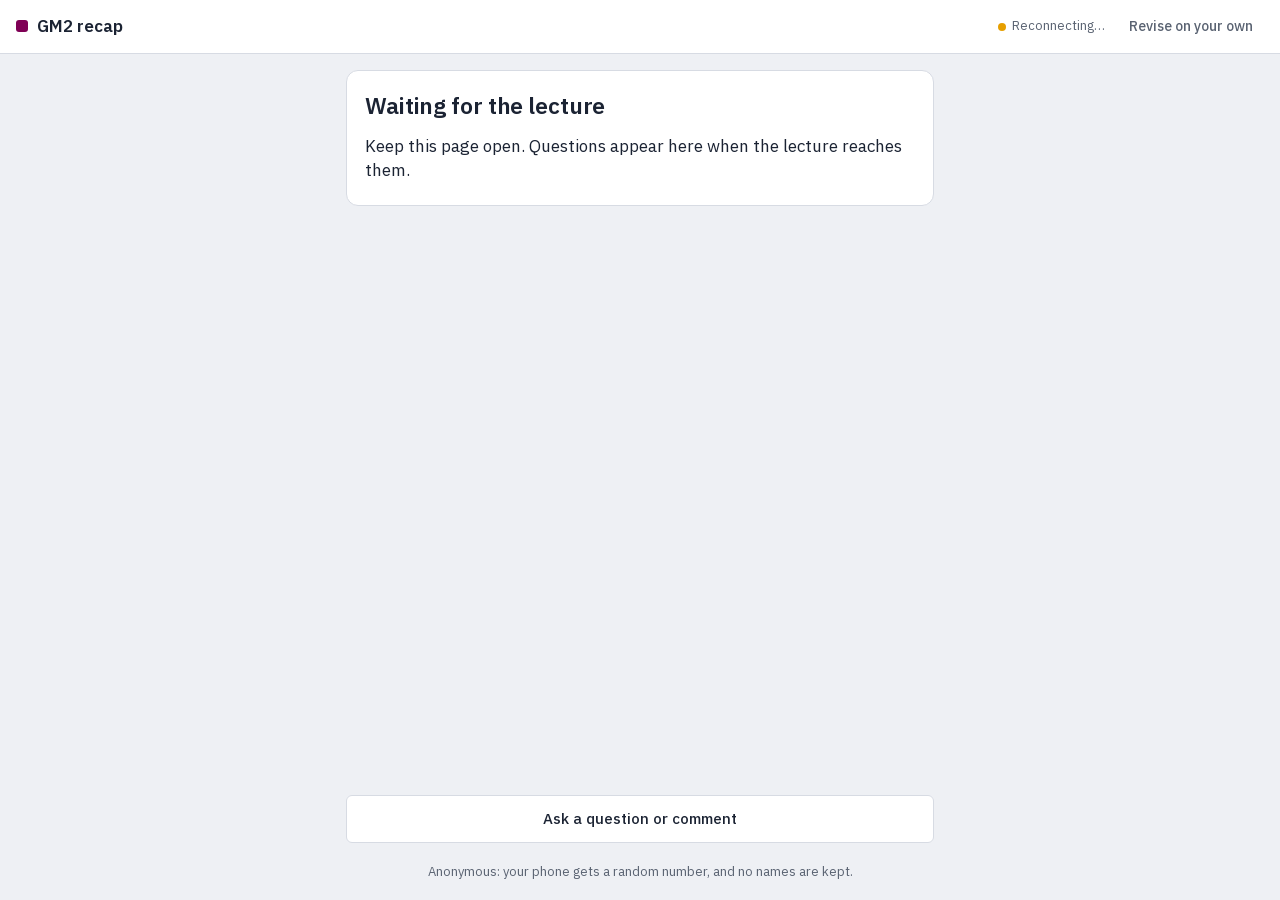
<file: index.html>
<!doctype html>
<html lang="en-GB">
<head>
  <meta charset="utf-8">
  <meta name="viewport" content="width=device-width, initial-scale=1, viewport-fit=cover">
  <meta name="theme-color" content="#7F0055">
  <meta name="description" content="Vote on the questions of the GM2 recap lecture, and revise them afterwards.">
  <title>GM2 recap</title>
  <link rel="preload" href="fonts/RecapSans-Regular.woff2" as="font" type="font/woff2" crossorigin>
  <link rel="stylesheet" href="css/base.css">
  <link rel="stylesheet" href="css/student.css">
  <link rel="icon" href="data:image/svg+xml,%3Csvg xmlns='http://www.w3.org/2000/svg' viewBox='0 0 16 16'%3E%3Crect width='16' height='16' rx='3' fill='%237F0055'/%3E%3C/svg%3E">
</head>
<body class="student">
  <header class="bar">
    <a class="brand" href="./">GM2 recap</a>
    <span id="net" class="net" role="status">Connecting…</span>
    <button id="mode-btn" type="button" class="btn btn-small btn-quiet">Revise on your own</button>
  </header>
  <main id="main" aria-live="polite">
    <article class="panel"><h1>Loading…</h1></article>
  </main>
  <section id="composer" class="composer" aria-label="Comments"></section>
  <footer class="foot">Anonymous: your phone gets a random number, and no names are kept.</footer>
  <noscript><p class="foot">This page needs JavaScript to show the questions.</p></noscript>
  <script type="module" src="js/student.js"></script>
</body>
</html>
</file>
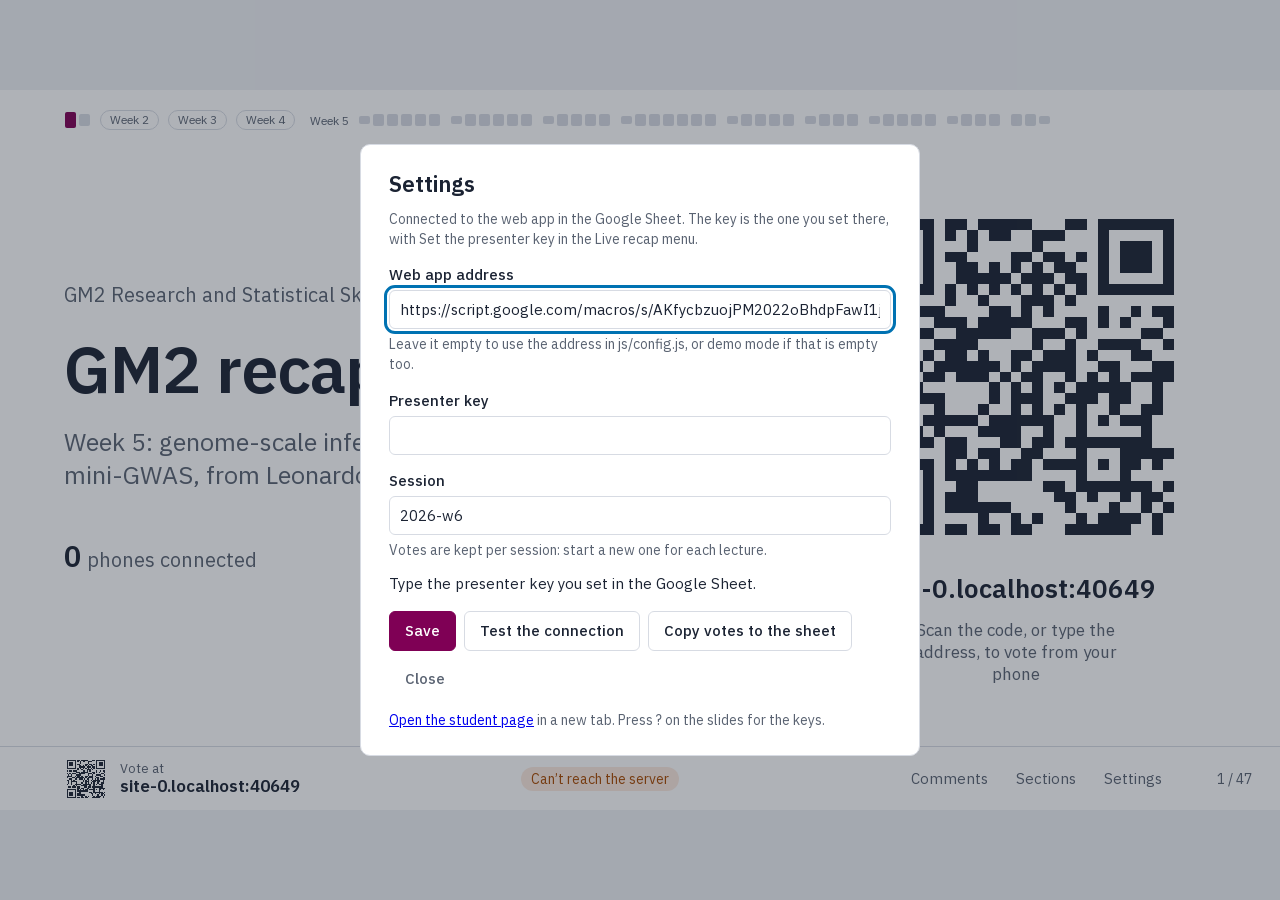
<file: present.html>
<!doctype html>
<html lang="en-GB">
<head>
  <meta charset="utf-8">
  <meta name="viewport" content="width=device-width, initial-scale=1">
  <meta name="robots" content="noindex">
  <title>GM2 recap: presenter</title>
  <link rel="preload" href="fonts/RecapSans-Regular.woff2" as="font" type="font/woff2" crossorigin>
  <link rel="preload" href="fonts/RecapSans-SemiBold.woff2" as="font" type="font/woff2" crossorigin>
  <link rel="stylesheet" href="css/base.css">
  <link rel="stylesheet" href="css/present.css">
  <link rel="icon" href="data:image/svg+xml,%3Csvg xmlns='http://www.w3.org/2000/svg' viewBox='0 0 16 16'%3E%3Crect width='16' height='16' rx='3' fill='%237F0055'/%3E%3C/svg%3E">
</head>
<body class="presenter">
  <div id="stage">
    <nav id="rail" aria-label="Sections and slides"></nav>
    <header id="head"><span id="sec"></span><span id="week"></span></header>
    <main id="slide"></main>
    <footer id="foot">
      <div id="joinhint"></div>
      <div id="qinfo" aria-live="polite"></div>
      <div id="tools"></div>
    </footer>
    <section id="menu" class="overlay" aria-label="Sections" hidden></section>
    <aside id="drawer" class="overlay" aria-label="Comments" hidden></aside>
    <section id="qrbig" class="overlay" aria-label="QR code" hidden></section>
    <section id="help" class="overlay" aria-label="Keys" hidden></section>
  </div>
  <dialog id="settings" aria-label="Settings"></dialog>
  <noscript><p>This page needs JavaScript.</p></noscript>
  <script type="module" src="js/present.js"></script>
</body>
</html>
</file>
<file: css/base.css>
/* Shared by the presenter's page and the phones: fonts, colours, controls, graphs, results. */

@font-face { font-family: 'Recap Sans'; src: url('../fonts/RecapSans-Regular.woff2') format('woff2'); font-weight: 400; font-style: normal; font-display: swap; }
@font-face { font-family: 'Recap Sans'; src: url('../fonts/RecapSans-Italic.woff2') format('woff2'); font-weight: 400; font-style: italic; font-display: swap; }
@font-face { font-family: 'Recap Sans'; src: url('../fonts/RecapSans-Medium.woff2') format('woff2'); font-weight: 500; font-style: normal; font-display: swap; }
@font-face { font-family: 'Recap Sans'; src: url('../fonts/RecapSans-SemiBold.woff2') format('woff2'); font-weight: 600; font-style: normal; font-display: swap; }
@font-face { font-family: 'Recap Mono'; src: url('../fonts/RecapMono-Regular.woff2') format('woff2'); font-weight: 400; font-style: normal; font-display: swap; }

:root {
  /* Okabe–Ito colours for data (safe for colour-blind readers), plum for the course */
  --plum: #7F0055;
  --plum-ink: #7F0055;
  --plum-tint: #F2E3EC;
  --ink: #1B2333;
  --muted: #5A6372;
  --hair: #D7DBE3;
  --paper: #FFFFFF;
  --surround: #EEF0F4;
  --blue: #0072B2;
  --orange: #E69F00;
  --orange-ink: #8F5F00;
  --green: #009E73;
  --green-ink: #00775A;
  --green-tint: #DDF2EA;
  --red: #D55E00;
  --red-ink: #A84A00;
  --focus: #0072B2;
  --sans: 'Recap Sans', 'IBM Plex Sans', system-ui, -apple-system, 'Segoe UI', sans-serif;
  --mono: 'Recap Mono', 'IBM Plex Mono', ui-monospace, 'SFMono-Regular', Menlo, Consolas, monospace;
  color-scheme: light;
}

*, *::before, *::after { box-sizing: border-box; }
html { -webkit-text-size-adjust: 100%; text-size-adjust: 100%; }
body {
  margin: 0;
  font-family: var(--sans);
  color: var(--ink);
  background: var(--surround);
  font-variant-numeric: lining-nums;
  -webkit-font-smoothing: antialiased;
}
h1, h2, h3, p, ol, ul, dl, figure, blockquote { margin: 0; }
button, input, select, textarea { font: inherit; color: inherit; }
code { font-family: var(--mono); font-size: 0.92em; letter-spacing: -0.01em; }
b, strong { font-weight: 600; }
sub, sup { font-size: 0.72em; line-height: 0; }
[hidden] { display: none !important; }
.sr-only { position: absolute; width: 1px; height: 1px; overflow: hidden; clip: rect(0 0 0 0); white-space: nowrap; }

:focus-visible { outline: 3px solid var(--focus); outline-offset: 2px; }

/* ------------------------------------------------------------------ buttons and controls */

.btn {
  display: inline-flex; align-items: center; justify-content: center; gap: 0.4em;
  min-height: 40px; padding: 0.45em 1em;
  border: 1px solid var(--hair); border-radius: 6px;
  background: var(--paper); color: var(--ink);
  font-weight: 500; font-size: 15px; line-height: 1.2; cursor: pointer;
}
.btn:hover { border-color: var(--muted); }
.btn:disabled { opacity: 0.45; cursor: default; }
.btn-primary { background: var(--plum); border-color: var(--plum); color: #fff; }
.btn-primary:hover { background: #66004A; border-color: #66004A; }
.btn-quiet { border-color: transparent; background: transparent; color: var(--muted); }
.btn-quiet:hover { color: var(--ink); border-color: var(--hair); }
.btn-small { min-height: 32px; padding: 0.3em 0.75em; font-size: 14px; }

.demo-controls { display: flex; flex-wrap: wrap; gap: 10px 22px; align-items: center; }
.ctl { display: flex; align-items: center; gap: 10px; font-size: 14px; }
.ctl label, .ctl-label { color: var(--muted); white-space: nowrap; }
.ctl output { min-width: 4.2em; font-weight: 600; font-variant-numeric: tabular-nums; }
.ctl input[type='range'] { width: 150px; accent-color: var(--plum); }
.ctl.actions, .ctl.presets { gap: 8px; flex-wrap: wrap; }
.seg { display: inline-flex; border: 1px solid var(--hair); border-radius: 6px; overflow: hidden; }
.seg-btn {
  border: 0; border-left: 1px solid var(--hair); background: var(--paper);
  padding: 0.38em 0.75em; font-size: 14px; color: var(--ink); cursor: pointer; min-height: 32px;
}
.seg-btn:first-child { border-left: 0; }
.seg-btn[aria-pressed='true'] { background: var(--plum); color: #fff; }
.seg-btn:focus-visible { outline-offset: -3px; }

.readout { display: flex; flex-wrap: wrap; gap: 6px 26px; font-size: 14px; }
.readout dt { color: var(--muted); }
.readout dd { margin: 0; font-size: 18px; font-weight: 500; font-variant-numeric: tabular-nums; }
.readout .hl-green dd { color: var(--green-ink); }
.readout .hl-red dd { color: var(--red-ink); }
.demo-note { font-size: 13px; color: var(--muted); }
.demo-key { display: flex; flex-wrap: wrap; gap: 4px 18px; font-size: 14px; color: var(--muted); }
.demo-key span { display: inline-flex; align-items: center; gap: 6px; }
.demo-key i { display: inline-block; width: 11px; height: 11px; border-radius: 50%; }
.k-blue { background: var(--blue); }
.k-orange { background: var(--orange); }
.k-green { background: var(--green); }
table.coded { border-collapse: collapse; font-size: 15px; font-variant-numeric: tabular-nums; align-self: flex-start; }
table.coded th, table.coded td { padding: 4px 16px; border-bottom: 1px solid var(--hair); text-align: center; }
table.coded th[scope='row'] { text-align: left; font-weight: 500; color: var(--muted); padding-left: 0; }
table.coded thead th { font-weight: 600; }
pre.r-out {
  margin: 0; padding: 10px 12px; border-radius: 6px; background: var(--surround);
  font-family: var(--mono); font-size: 13px; line-height: 1.45; white-space: pre; overflow-x: auto;
}
.report { font-size: 18px; line-height: 1.6; }
.rp { border-radius: 3px; transition: background-color 250ms; }
.rp.lit { background: var(--plum-tint); box-shadow: 0 0 0 3px var(--plum-tint); }
.report-parts { display: flex; flex-wrap: wrap; gap: 6px; }
.report-parts .seg-btn { border: 1px solid var(--hair); border-radius: 6px; }
@media (prefers-reduced-motion: reduce) { .rp { transition: none; } }

/* ------------------------------------------------------------------ graphs */

.demo { display: flex; flex-direction: column; gap: 12px; }
.chart { display: block; width: 100%; height: auto; overflow: visible; font-family: var(--sans); }
.chart text { font-family: var(--sans); }
.chart .tick { font-size: 14px; fill: var(--muted); font-variant-numeric: tabular-nums; }
.chart .axis-label { font-size: 14px; fill: var(--muted); }
.chart .lbl { font-size: 16px; fill: var(--ink); }
.chart .lbl-strong { font-size: 16px; font-weight: 600; fill: var(--ink); }
.chart .big { font-size: 34px; font-weight: 600; }
.chart .halo { paint-order: stroke; stroke: var(--paper); stroke-width: 5px; stroke-linejoin: round; }
.chart .c-plum { fill: var(--plum-ink); }
.chart .c-blue { fill: var(--blue); }
.chart .c-orange { fill: var(--orange-ink); }
.chart .c-green { fill: var(--green-ink); }
.chart .c-red { fill: var(--red-ink); }
.chart .c-muted { fill: var(--muted); }
.chart .c-paper { fill: #fff; }
.f-none { fill: none; }
.f-surround { fill: var(--surround); }
.f-ink { fill: var(--ink); } .f-muted { fill: var(--muted); } .f-hair { fill: var(--hair); } .f-paper { fill: var(--paper); }
.f-plum { fill: var(--plum); } .f-blue { fill: var(--blue); } .f-orange { fill: var(--orange); }
.f-green { fill: var(--green); } .f-red { fill: var(--red); }
.s-ink { stroke: var(--ink); } .s-muted { stroke: var(--muted); } .s-hair { stroke: var(--hair); }
.s-plum { stroke: var(--plum); } .s-blue { stroke: var(--blue); } .s-orange { stroke: var(--orange); }
.s-green { stroke: var(--green); } .s-red { stroke: var(--red); }
.chart line, .chart path { vector-effect: non-scaling-stroke; }
.chart .axis line { stroke-width: 1; }

.demo-pair { display: grid; grid-template-columns: minmax(0, 1fr) minmax(0, 1fr); gap: 18px; align-items: center; }
table.counts { border-collapse: collapse; font-size: 15px; font-variant-numeric: tabular-nums; width: 100%; }
table.counts th, table.counts td { padding: 7px 8px; text-align: right; border-bottom: 1px solid var(--hair); }
table.counts th { font-weight: 500; color: var(--muted); }
table.counts th[scope='row'] { text-align: left; color: var(--ink); }
table.counts .obs { font-weight: 600; font-size: 18px; }
table.counts .exp { display: block; font-size: 13px; color: var(--muted); }
table.counts tr.tot td, table.counts td.tot { color: var(--muted); }

table.chooser { border-collapse: collapse; width: 100%; font-size: 15px; }
table.chooser th { text-align: left; font-weight: 500; color: var(--muted); padding: 6px 10px; border-bottom: 1px solid var(--hair); }
table.chooser td { padding: 9px 10px; border-bottom: 1px solid var(--hair); }
table.chooser tr.on td { background: var(--plum-tint); font-weight: 600; }
table.chooser tr.on td:last-child { color: var(--plum-ink); }
.chooser-q { flex-direction: column; align-items: flex-start; gap: 10px; }
.chooser-q .ctl { flex-wrap: wrap; }
.chooser-q .ctl-label { min-width: 8.5em; }
.chooser-advice { font-size: 16px; line-height: 1.45; border-left: 3px solid var(--plum); padding-left: 12px; }

/* ------------------------------------------------------------------ answers: rows with bars behind them */

.opts { list-style: none; padding: 0; display: flex; flex-direction: column; gap: 10px; }
.opt {
  position: relative; isolation: isolate; overflow: hidden;
  display: grid; grid-template-columns: auto minmax(0, 1fr) auto; align-items: center; gap: 16px;
  width: 100%; padding: 12px 18px 12px 12px;
  border: 1px solid var(--hair); border-radius: 8px; background: var(--paper);
  text-align: left; line-height: 1.3;
}
.opt-bar {
  position: absolute; z-index: -1; left: 0; top: 0; bottom: 0;
  width: calc(var(--share, 0) * 100%);
  background: var(--plum-tint);
  transition: width 700ms cubic-bezier(.2, .7, .2, 1);
}
.opt-before { display: none; }
.opts.compare .opt-bar { top: 50%; background: #E4BED5; }
.opts.compare .opt-before { display: block; top: 0; bottom: 50%; background: var(--hair); }
.opt-key {
  display: grid; place-items: center; width: 2em; height: 2em; border-radius: 6px;
  background: var(--surround); font-weight: 600;
}
.opt-text { min-width: 0; }
.opt-n { display: flex; align-items: baseline; gap: 10px; font-variant-numeric: tabular-nums; white-space: nowrap; }
.opt-n .cnt, .opt-n .was, .opt-n .to { color: var(--muted); font-size: 0.8em; }
.opts.show-answer .opt { opacity: 0.5; }
.opts.show-answer .opt.correct { opacity: 1; border-color: var(--green); box-shadow: inset 0 0 0 1px var(--green); }
.opts.show-answer .opt.correct .opt-bar { background: var(--green-tint); }
/* the right answer: its letter becomes a tick, drawn rather than typed (✓ looks like √ in some fonts) */
.opts.show-answer .opt.correct .opt-key { position: relative; background: var(--green); color: transparent; }
.opts.show-answer .opt.correct .opt-key::after {
  content: ''; position: absolute; left: 50%; top: 45%;
  width: 0.36em; height: 0.72em; border: solid #fff; border-width: 0 0.15em 0.15em 0;
  transform: translate(-50%, -50%) rotate(45deg);
}
.compare-key { display: flex; align-items: center; gap: 8px; color: var(--muted); font-size: 15px; margin-top: 4px; }
.compare-key i { display: inline-block; width: 22px; height: 10px; border-radius: 2px; margin-left: 10px; }
.compare-key .k-before { background: var(--hair); margin-left: 0; }
.compare-key .k-now { background: #E4BED5; }

.q-explain { border-left: 4px solid var(--green); padding: 4px 0 4px 16px; line-height: 1.45; }

.numplot .lbl, .numplot .lbl-strong { font-size: 20px; }
.numplot .tick, .numplot .axis-label { font-size: 17px; }

.wall { column-width: 330px; column-gap: 16px; }
.note {
  break-inside: avoid; position: relative; margin: 0 0 16px;
  background: var(--paper); border: 1px solid var(--hair); border-left: 4px solid var(--plum); border-radius: 6px;
  padding: 12px 40px 12px 14px; line-height: 1.4;
}
.note blockquote { margin: 0; overflow-wrap: anywhere; }
.note-hide {
  position: absolute; top: 6px; right: 6px; width: 28px; height: 28px; border: 0; border-radius: 4px;
  background: transparent; color: var(--muted); cursor: pointer; font-size: 18px; line-height: 1;
}
.note-hide:hover { background: var(--surround); color: var(--ink); }
.wall-empty { color: var(--muted); }

#toasts { position: fixed; z-index: 50; left: 50%; bottom: 24px; transform: translateX(-50%); display: flex; flex-direction: column; gap: 8px; align-items: center; pointer-events: none; }
.toast { background: var(--ink); color: #fff; padding: 10px 16px; border-radius: 6px; font-size: 15px; }

@media (prefers-reduced-motion: reduce) {
  .opt-bar { transition: none; }
}

/* ------------------------------------------------------------------ the trains exercise */

.k-red { background: var(--red); }
.demo-key i.bar { width: 4px; height: 15px; border-radius: 0; background: var(--plum); }
.demo-key i.dash { width: 0; height: 15px; border-radius: 0; background: none; border-left: 2px dashed var(--ink); }
.train-body { fill: var(--plum); }
.train-nose { fill: #F0E442; }
.train-win { fill: #FFFFFF; opacity: 0.92; }
.train-wheel { fill: var(--ink); }
.chart .track { fill: none; stroke: var(--hair); stroke-width: 6; stroke-linecap: round; stroke-linejoin: round; }
.chart .track.on { stroke: var(--plum); }
.chart .track.dim { stroke: var(--surround); }
.chart .station { fill: var(--paper); stroke: var(--ink); stroke-width: 2.5; }
.chart .station.terminus { stroke: var(--plum); stroke-width: 3; }
.chart .sleeper { stroke: var(--muted); stroke-width: 2; }
.chart .mono { font-family: var(--mono); }
.chart .tick.small, #stage .chart .tick.small { font-size: 12px; }
.test-map .terminus-btn { cursor: pointer; }
.test-map .terminus-btn .hit { fill: transparent; }
.test-map .terminus-btn:hover .hit, .test-map .terminus-btn:focus-visible .hit { fill: var(--plum-tint); }
.test-map .terminus-btn:focus { outline: none; }
.test-map .terminus-btn.on .lbl-strong { fill: var(--plum-ink); }
.test-map .terminus-btn.on .station { fill: var(--plum); }
.board .board-bg { fill: var(--ink); }
.board .board-head { font-family: var(--mono); font-size: 18px; fill: var(--orange); }
.board .board-col { font-family: var(--mono); font-size: 13px; fill: #9AA3B2; }
.board .board-txt { font-family: var(--mono); font-size: 16px; fill: var(--orange); }
.board .board-txt.late { fill: #FFFFFF; }
.board .flip { animation: flip 600ms ease-out; }
@keyframes flip { from { opacity: 0; } }
.table-box { display: flex; flex-direction: column; gap: 4px; }
.table-box .expected { color: var(--muted); font-size: 0.88em; }
pre.r-code {
  margin: 0; padding: 12px 14px; border-radius: 8px; background: var(--ink); color: #F5F6F8;
  font-family: var(--mono); font-size: 14px; line-height: 1.55; white-space: pre; overflow-x: auto;
}
pre.r-code .prompt { color: #9AA3B2; user-select: none; -webkit-user-select: none; }
.code-box { display: flex; flex-direction: column; gap: 8px; align-items: flex-start; }
.code-box pre.r-code { align-self: stretch; }
@media (prefers-reduced-motion: reduce) { .board .flip { animation: none; } }

/* ------------------------------------------------------------------ week 5 */

.k-plum { background: var(--plum); }
.k-ink { background: var(--ink); }
.k-hair { background: var(--hair); }
table.coded.compact { font-size: 14px; }
table.coded.compact th, table.coded.compact td { padding: 3px 5px; text-align: right; }
table.coded.compact td.hit { color: var(--plum-ink); font-weight: 600; }
.chart circle[role='button'], .chart rect[role='button'] { cursor: pointer; }
.chart circle[role='button']:focus, .chart rect[role='button']:focus { outline: none; stroke: var(--ink); stroke-width: 2.5; }
.demo-gwasWriteup .report { font-size: 0.92em; }
</file>
<file: css/student.css>
/* The phones' page. */

body.student {
  min-height: 100vh; min-height: 100dvh;
  font-size: 17px; line-height: 1.45;
  display: flex; flex-direction: column;
}
@media (prefers-color-scheme: dark) {
  body.student {
    --plum: #C2408E; --plum-ink: #F08CC4; --plum-tint: #3A1B2E;
    --ink: #E8EBF1; --muted: #A3ABB9; --hair: #343C4C; --paper: #181D28; --surround: #10141C;
    --blue: #56B4E9; --orange-ink: #F0B840; --green-ink: #3CCB9F; --green-tint: #11352B; --red-ink: #F28B55;
    --focus: #56B4E9;
    color-scheme: dark;
  }
  body.student .opts.compare .opt-before { background: #3A4254; }
}

.bar {
  position: sticky; top: 0; z-index: 5;
  display: flex; align-items: center; gap: 12px;
  min-height: 54px; padding: 6px 16px;
  background: var(--paper); border-bottom: 1px solid var(--hair);
}
.brand { font-weight: 600; color: var(--ink); text-decoration: none; margin-right: auto; display: flex; align-items: center; gap: 9px; white-space: nowrap; }
.bar .btn { white-space: nowrap; }
.brand::before { content: ''; width: 12px; height: 12px; border-radius: 3px; background: var(--plum); }
.net { font-size: 13px; color: var(--muted); display: flex; align-items: center; gap: 6px; }
.net::before { content: ''; width: 8px; height: 8px; border-radius: 50%; background: var(--hair); }
.net[data-state='live']::before { background: var(--green); }
.net[data-state='retry']::before { background: var(--orange); }

#main { width: 100%; max-width: 620px; margin: 0 auto; padding: 16px 16px 8px; flex: 1; display: flex; flex-direction: column; gap: 14px; }
.panel { background: var(--paper); border: 1px solid var(--hair); border-radius: 12px; padding: 20px 18px 22px; display: flex; flex-direction: column; gap: 14px; }
.panel h1 { font-size: 23px; line-height: 1.25; font-weight: 600; letter-spacing: -0.005em; }
.panel .q-text { font-weight: 500; font-size: 21px; }
.kicker { font-size: 14px; color: var(--plum-ink); font-weight: 500; }
.kicker span { color: var(--muted); font-weight: 400; }
.muted { color: var(--muted); font-size: 15px; }
.q-num { font-size: 14px; color: var(--muted); margin-bottom: -8px; }

.points { padding-left: 1.1em; display: flex; flex-direction: column; gap: 10px; }
.points li::marker { color: var(--plum); }
.source { font-size: 13px; color: var(--muted); }

details.try { border-top: 1px solid var(--hair); padding-top: 12px; }
details.try summary { cursor: pointer; font-weight: 500; color: var(--plum-ink); min-height: 32px; display: flex; align-items: center; }
details.try[open] summary { margin-bottom: 12px; }
.panel .demo .readout dd { font-size: 16px; }
.panel .ctl { flex-wrap: wrap; }
.panel .ctl input[type='range'] { width: 100%; max-width: 220px; }
.panel .demo-pair { grid-template-columns: 1fr; }

/* answers */
.panel .opts { gap: 9px; }
.panel .opt { min-height: 56px; font-size: 17px; cursor: pointer; padding: 10px 14px 10px 10px; gap: 12px; color: var(--ink); }
.panel .opt:disabled { cursor: default; }
.panel .opt:not(:disabled):active { transform: scale(0.99); }
.panel .opt[aria-pressed='true'] { border-color: var(--plum); box-shadow: inset 0 0 0 1px var(--plum); }
.panel .opt[aria-pressed='true'] .opt-key { background: var(--plum); color: #fff; }
.panel .opts.show-answer .opt.correct[aria-pressed='true'] .opt-key { background: var(--green); }
.panel .opts.show-answer .opt.mine:not(.correct) { opacity: 0.8; border-color: var(--red); box-shadow: none; }
.panel .opt-n b { font-size: 17px; }
.panel .opt-key { width: 1.9em; height: 1.9em; }

.q-status { font-size: 15px; color: var(--muted); min-height: 1.45em; }
.q-status[data-result='right'] { color: var(--green-ink); font-weight: 500; }
.q-status[data-result='wrong'] { color: var(--red-ink); font-weight: 500; }
.panel .q-explain { font-size: 16px; }

.num-form label { display: block; font-weight: 500; margin-bottom: 6px; }
.num-row { display: flex; gap: 8px; align-items: center; }
.num-row input { width: 8em; min-height: 48px; padding: 8px 12px; font-size: 20px; border: 1px solid var(--hair); border-radius: 8px; background: var(--paper); }
.num-row .unit { color: var(--muted); }
.num-row .btn { min-height: 48px; margin-left: auto; }
.plot svg { margin-top: 6px; }
.panel .numplot .tick, .panel .numplot .axis-label { font-size: 22px; }
.panel .numplot .lbl, .panel .numplot .lbl-strong { font-size: 24px; }
.check-n { font-size: 20px; font-weight: 600; color: var(--green-ink); }

.text-form { display: flex; flex-direction: column; gap: 10px; }
textarea {
  width: 100%; padding: 10px 12px; border: 1px solid var(--hair); border-radius: 8px;
  background: var(--paper); line-height: 1.4; resize: vertical; font-size: 17px;
}
.text-form .btn { align-self: flex-start; min-width: 7em; }
.sent { list-style: none; padding: 0; display: flex; flex-direction: column; gap: 6px; }
.sent li { font-size: 15px; color: var(--muted); border-left: 3px solid var(--hair); padding-left: 10px; overflow-wrap: anywhere; }

/* the comment box */
.composer { width: 100%; max-width: 620px; margin: 0 auto; padding: 0 16px 12px; }
.composer-open { width: 100%; min-height: 48px; }
.composer-form { background: var(--paper); border: 1px solid var(--hair); border-radius: 12px; padding: 16px; display: flex; flex-direction: column; gap: 10px; }
.composer-form label { font-weight: 500; }
.composer-actions { display: flex; gap: 8px; }
.c-status { font-size: 14px; color: var(--muted); min-height: 1.4em; }

/* revising */
.revise-top { display: flex; align-items: center; gap: 10px; }
.revise-top label { font-size: 14px; color: var(--muted); }
.revise-top select { flex: 1; min-height: 44px; padding: 6px 10px; border: 1px solid var(--hair); border-radius: 8px; background: var(--paper); }
.pager { display: flex; align-items: center; justify-content: space-between; gap: 10px; padding: 4px 0 8px; }
.pager span { color: var(--muted); font-size: 14px; }
.pager .btn { min-width: 7.5em; min-height: 46px; }

.foot { text-align: center; font-size: 13px; color: var(--muted); padding: 8px 16px 18px; }

/* the trains exercise: R code to copy */
.panel pre.r-code { font-size: 13px; }
</file>
<file: css/present.css>
/* The presenter's page: a 1280 × 720 stage, scaled to fit the screen. */

html, body.presenter { height: 100%; overflow: hidden; }
body.presenter { background: var(--surround); }

#stage {
  --k: 1;
  position: absolute; left: 50%; top: 50%;
  width: 1280px; height: 720px;
  transform: translate(-50%, -50%) scale(var(--k));
  background: var(--paper);
  overflow: hidden;
  font-size: 20px;
}
:fullscreen #stage, #stage:fullscreen { box-shadow: none; }

/* ------------------------------------------------------------------ the rail of sections */

#rail {
  position: absolute; left: 64px; right: 64px; top: 20px; height: 20px;
  display: flex; align-items: center; gap: 9px;
}
.rail-week { font-size: 12px; color: var(--muted); white-space: nowrap; margin-left: 6px; }
.rail-week:first-child { margin-left: 0; }
.rail-sec { display: flex; gap: 3px; align-items: center; height: 20px; padding: 0 1px; }
.rail-cell {
  width: var(--cell, 11px); height: 8px; padding: 0; border: 0; border-radius: 2px;
  background: var(--hair); cursor: pointer;
}
.rail-fold {
  flex: none; height: 20px; padding: 0 9px; border: 1px solid var(--hair); border-radius: 10px;
  background: var(--paper); color: var(--muted); font-size: 12px; line-height: 18px; cursor: pointer; white-space: nowrap;
}
.rail-fold:hover { color: var(--ink); border-color: var(--muted); }
.rail-cell.is-q { height: 12px; }
.rail-cell.done { background: #A9B0BC; }
.rail-cell.now { background: var(--plum); height: 16px; }
.rail-cell:hover { background: var(--muted); }
.rail-cell.now:hover { background: var(--plum); }

/* ------------------------------------------------------------------ the header */

#head {
  position: absolute; left: 64px; right: 64px; top: 50px; height: 28px;
  display: flex; justify-content: space-between; align-items: baseline;
  font-size: 17px; color: var(--muted);
}
#sec { font-weight: 500; color: var(--plum-ink); }

/* ------------------------------------------------------------------ the slide */

#slide { position: absolute; left: 64px; right: 64px; top: 94px; bottom: 82px; }
#stage[data-type='title'] #slide { top: 64px; }
#stage[data-type='title'] #head { display: none; }

/* title */
.s-title { height: 100%; display: grid; grid-template-columns: 1fr 400px; gap: 64px; align-items: center; }
.t-course { font-size: 20px; color: var(--muted); margin-bottom: 26px; }
.s-title h1 { font-size: 66px; line-height: 1.04; font-weight: 600; letter-spacing: -0.015em; color: var(--ink); }
.t-sub { font-size: 25px; line-height: 1.35; color: var(--muted); margin-top: 22px; max-width: 30ch; }
.t-joined { margin-top: 44px; }
.joined { font-size: 20px; color: var(--muted); }
.joined b { color: var(--ink); font-size: 30px; }
.dots { display: flex; flex-wrap: wrap; gap: 6px; margin-top: 12px; max-width: 640px; min-height: 14px; }
.dots i { width: 14px; height: 14px; border-radius: 50%; background: var(--plum); animation: pop 400ms ease-out; }
@keyframes pop { from { transform: scale(0.2); opacity: 0; } }
.t-right { display: flex; flex-direction: column; align-items: center; gap: 14px; }
.qr { width: 360px; height: 360px; }
.qr svg, .qr-mini svg, .qr-big svg { width: 100%; height: 100%; display: block; }
.t-url { font-size: 26px; font-weight: 600; color: var(--ink); text-align: center; }
.t-scan { font-size: 17px; color: var(--muted); text-align: center; max-width: 24ch; }

/* recap */
.s-recap {
  height: 100%;
  display: grid; grid-template-columns: minmax(0, 1fr) 540px; grid-template-rows: auto 1fr auto;
  column-gap: 48px; row-gap: 22px;
}
.s-recap h2 { grid-column: 1 / -1; font-size: 38px; line-height: 1.12; font-weight: 600; letter-spacing: -0.01em; }
.points { list-style: none; padding: 0; display: flex; flex-direction: column; gap: 16px; font-size: 21px; line-height: 1.42; }
.points li { position: relative; padding-left: 22px; }
.points li::before { content: ''; position: absolute; left: 0; top: 0.62em; width: 9px; height: 3px; background: var(--plum); }
.s-recap .demo-slot { grid-row: 2 / 4; grid-column: 2; align-self: start; }
.s-recap .source { grid-column: 1; align-self: end; }
.source { font-size: 14px; color: var(--muted); }

/* question */
.s-q { height: 100%; overflow: hidden; }
.fitbox { display: flex; flex-direction: column; gap: 20px; }
.q-num { font-size: 18px; font-weight: 600; color: var(--plum-ink); }
.q-text { font-size: 33px; line-height: 1.22; font-weight: 500; letter-spacing: -0.005em; max-width: 46ch; margin-top: -10px; }
.q-body .opt { font-size: 23px; padding: 13px 20px 13px 13px; }
.q-body .opt-key { font-size: 21px; }
.q-body .opt-n b { font-size: 25px; }
.q-body .opts-scale .opt { padding-top: 10px; padding-bottom: 10px; }
.q-explain { font-size: 20px; }
.waiting { padding: 40px 0 0; }
.waiting-n { font-size: 24px; color: var(--muted); }
.waiting-n b { font-size: 64px; color: var(--ink); font-weight: 600; margin-right: 6px; }
.waiting p:last-child { font-size: 20px; color: var(--muted); margin-top: 10px; }
#stage[data-kind='text'] .fitbox { height: 100%; }
#stage[data-kind='text'] .q-body { flex: 1; min-height: 0; overflow: auto; padding-right: 4px; }
.q-body .wall { column-width: 330px; font-size: 18px; }

/* end */
.s-end { height: 100%; display: flex; flex-direction: column; justify-content: center; gap: 22px; }
.s-end h1 { font-size: 64px; font-weight: 600; letter-spacing: -0.015em; }
.end-text { font-size: 26px; color: var(--muted); max-width: 40ch; }
.end-revise { font-size: 22px; margin-top: 30px; }

/* graphs on the stage: a little larger, for the back of the room */
#stage .demo { gap: 12px; }
#stage .chart .tick, #stage .chart .axis-label { font-size: 15px; }
#stage .chart .lbl, #stage .chart .lbl-strong { font-size: 17px; }
#stage .readout dd { font-size: 19px; }
#stage .ctl input[type='range'] { width: 132px; }

/* ------------------------------------------------------------------ the footer */

#foot {
  position: absolute; left: 0; right: 0; bottom: 0; height: 64px;
  display: grid; grid-template-columns: auto 1fr auto; align-items: center; gap: 24px;
  padding: 0 28px 0 64px; border-top: 1px solid var(--hair); font-size: 16px;
}
#joinhint { display: flex; align-items: center; gap: 12px; }
.qr-mini { width: 44px; height: 44px; }
#joinhint p { display: flex; flex-direction: column; line-height: 1.2; }
#joinhint span { color: var(--muted); font-size: 13px; }
#joinhint b { font-size: 17px; }
#qinfo { display: flex; align-items: center; gap: 18px; justify-content: center; color: var(--muted); }
#qinfo .answers b { color: var(--ink); font-size: 22px; margin-right: 2px; }
.net { font-size: 14px; padding: 3px 10px; border-radius: 99px; }
.net.bad { background: #FBE9DF; color: var(--red-ink); }
.net.demo { background: #FCF1D8; color: var(--orange-ink); }
.confirm { color: var(--ink); font-weight: 500; }
#tools { display: flex; align-items: center; gap: 6px; }
.tool {
  position: relative; border: 1px solid transparent; background: transparent; color: var(--muted);
  font-size: 15px; padding: 6px 10px; border-radius: 6px; cursor: pointer; min-height: 34px;
}
.tool:hover { color: var(--ink); border-color: var(--hair); }
.tool[aria-pressed='true'] { color: var(--ink); background: var(--surround); }
.tool.next { color: var(--plum-ink); border-color: var(--plum); }
.badge {
  position: absolute; top: -6px; right: -4px; min-width: 20px; height: 20px; padding: 0 5px;
  border-radius: 10px; background: var(--plum); color: #fff; font-size: 12px; line-height: 20px; text-align: center;
}
.slide-n { font-size: 14px; color: var(--muted); margin-left: 10px; font-variant-numeric: tabular-nums; min-width: 4.5em; text-align: right; }

/* ------------------------------------------------------------------ overlays inside the stage */

.overlay { position: absolute; z-index: 10; background: var(--paper); }

#menu { inset: 0 0 64px 0; padding: 26px 40px 20px 64px; overflow: auto; }
.menu-head { display: flex; align-items: center; gap: 24px; margin-bottom: 16px; flex-wrap: wrap; }
.menu-tabs { display: inline-flex; border: 1px solid var(--hair); border-radius: 6px; overflow: hidden; }
.menu-tabs .seg-btn { font-size: 15px; padding: 0.35em 0.9em; }
.menu-today { font-size: 12px; opacity: 0.75; }
.menu-head h2 { font-size: 26px; font-weight: 600; }
.menu-head p { font-size: 15px; color: var(--muted); }
.menu-grid { column-count: 4; column-gap: 26px; }
.menu-sec { break-inside: avoid; margin-bottom: 14px; }
.menu-sec h3 { font-size: 15px; font-weight: 600; color: var(--plum-ink); margin-bottom: 3px; }
.menu-sec h3 span { font-weight: 400; color: var(--muted); }
.menu-sec ol { list-style: none; padding: 0; }
.menu-item {
  display: flex; gap: 8px; width: 100%; padding: 1px 6px; border: 0; border-radius: 4px;
  background: transparent; text-align: left; font-size: 13px; line-height: 1.32; cursor: pointer; color: var(--ink);
}
.menu-item:hover { background: var(--surround); }
.menu-item.now { background: var(--plum-tint); }
.menu-tag { flex: none; width: 3.4em; color: var(--muted); font-variant-numeric: tabular-nums; }
.menu-item.is-q .menu-tag { color: var(--plum-ink); font-weight: 500; }
.menu-text { overflow: hidden; text-overflow: ellipsis; white-space: nowrap; }

#drawer {
  top: 0; right: 0; bottom: 64px; width: 460px; padding: 22px 26px;
  border-left: 1px solid var(--hair); overflow: auto;
  box-shadow: -12px 0 32px rgba(27, 35, 51, 0.08);
}
.drawer-head { display: flex; justify-content: space-between; align-items: center; margin-bottom: 14px; }
.drawer-head h2 { font-size: 24px; font-weight: 600; }
.comments { list-style: none; padding: 0; display: flex; flex-direction: column; gap: 12px; }
.comments li { border-bottom: 1px solid var(--hair); padding-bottom: 10px; }
.comments li.is-hidden { opacity: 0.5; }
.c-text { font-size: 19px; line-height: 1.4; overflow-wrap: anywhere; }
.c-meta { display: flex; justify-content: space-between; align-items: center; font-size: 13px; color: var(--muted); margin-top: 4px; }
.drawer-empty { color: var(--muted); font-size: 17px; }
.drawer-hidden { margin-top: 12px; }

#qrbig { inset: 0 0 64px 0; display: flex; align-items: center; justify-content: center; gap: 56px; }
.qr-big { width: 520px; height: 520px; }
.qr-url { font-size: 40px; font-weight: 600; }
.qr-n { font-size: 24px; color: var(--muted); margin-top: 14px; }
.qr-n b { color: var(--ink); }
.qr-close { font-size: 15px; color: var(--muted); margin-top: 30px; }

#help { inset: 60px 200px 124px; padding: 30px 40px; border: 1px solid var(--hair); border-radius: 10px; box-shadow: 0 20px 50px rgba(27, 35, 51, 0.16); }
#help h2 { font-size: 24px; margin-bottom: 14px; }
#help dl { display: grid; grid-template-columns: 200px 1fr; gap: 8px 20px; font-size: 16px; }
#help dt { font-weight: 600; font-variant-numeric: tabular-nums; }
#help dd { margin: 0; color: var(--muted); }
#help .hint { margin-top: 16px; font-size: 14px; color: var(--muted); }

/* ------------------------------------------------------------------ settings: a normal dialog, not scaled */

#settings { border: 1px solid var(--hair); border-radius: 10px; padding: 0; width: min(560px, calc(100vw - 32px)); color: var(--ink); }
#settings::backdrop { background: rgba(27, 35, 51, 0.35); }
.settings { display: flex; flex-direction: column; gap: 6px; padding: 24px 28px; font-size: 15px; }
.settings h2 { font-size: 22px; margin-bottom: 6px; }
.settings label { font-weight: 500; margin-top: 10px; }
.settings input { padding: 9px 10px; border: 1px solid var(--hair); border-radius: 6px; width: 100%; }
.settings .hint, .set-intro { color: var(--muted); font-size: 14px; line-height: 1.4; }
.set-out { min-height: 1.4em; margin-top: 8px; }
.set-out.bad { color: var(--red-ink); }
.set-actions { display: flex; flex-wrap: wrap; gap: 8px; margin: 10px 0 6px; }


/* ------------------------------------------------------------------ the trains exercise */

.recap-main { display: flex; flex-direction: column; gap: 20px; min-width: 0; }
.recap-main pre.r-code { font-size: 14px; }

/* a train on the rail, above the slide on screen */
.rail-train { position: absolute; top: -13px; width: 30px; height: 13px; transform: translateX(-100%); transition: left 900ms cubic-bezier(0.45, 0, 0.25, 1); pointer-events: none; }

/* a track across the bottom of the title and end slides */
.s-title.has-train { padding-bottom: 64px; }
.s-end.has-train { padding-bottom: 80px; }
.s-end .end-text code { white-space: nowrap; font-size: 0.86em; color: var(--ink); }
.train-strip {
  position: absolute; left: -64px; right: -64px; bottom: 0; height: 58px; pointer-events: none;
  background:
    linear-gradient(var(--muted), var(--muted)) 0 48px / 100% 3px no-repeat,
    repeating-linear-gradient(90deg, var(--hair) 0 10px, transparent 10px 22px) 0 52px / 100% 5px no-repeat;
}
.strip-car { position: absolute; left: 0; top: 1px; width: 110px; height: 49px; }
.strip-train { width: 110px; height: 49px; display: block; }
.strip-sign { position: absolute; top: 4px; font-size: 15px; }
.board-sign {
  left: 64px; display: flex; gap: 14px; padding: 5px 12px; border-radius: 6px;
  background: var(--ink); color: var(--orange); font-family: var(--mono);
}
.board-sign b { font-weight: 400; color: #FFFFFF; animation: blink 2.4s steps(1) infinite; }
@keyframes blink { 50% { opacity: 0.25; } }
.running .strip-car { animation: run 11s linear infinite; }
@keyframes run {
  0% { transform: translateX(-160px); }
  38% { transform: translateX(600px); }   /* waits at a signal */
  62% { transform: translateX(600px); }
  100% { transform: translateX(1450px); }
}
.arriving .strip-sign { left: 870px; padding: 4px 12px; border-radius: 6px; background: var(--ink); color: #FFFFFF; }
.arriving .strip-car { transform: translateX(740px); animation: arrive 3.2s cubic-bezier(0.2, 0.7, 0.3, 1) both; }
@keyframes arrive { from { transform: translateX(-160px); } }
@media (prefers-reduced-motion: reduce) {
  .running .strip-car { animation: none; transform: translateX(600px); }
  .arriving .strip-car { animation: none; }
  .board-sign b { animation: none; }
  .rail-train { transition: none; }
}

/* shown when another presenter page has taken the phones */
.take-over { border: 0; font: inherit; font-size: 14px; cursor: pointer; }
.take-over:hover { text-decoration: underline; }
</file>
